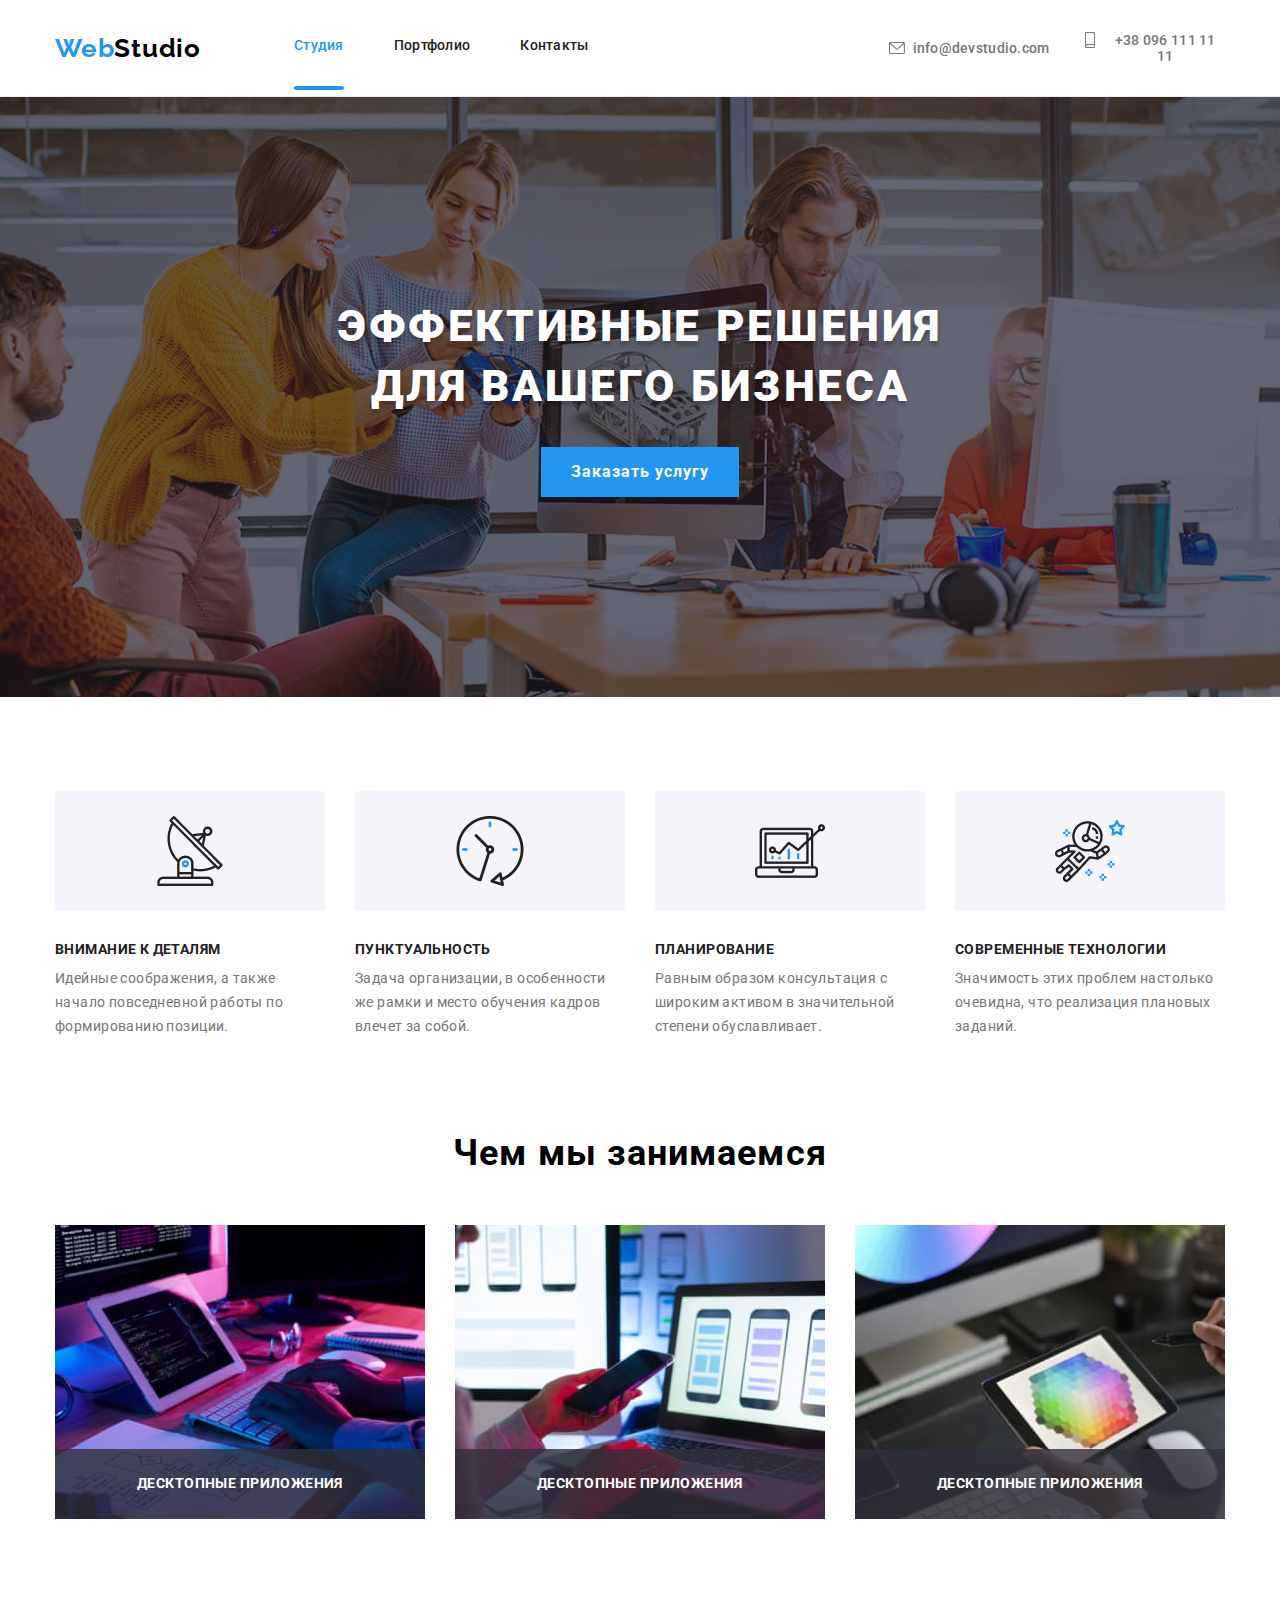
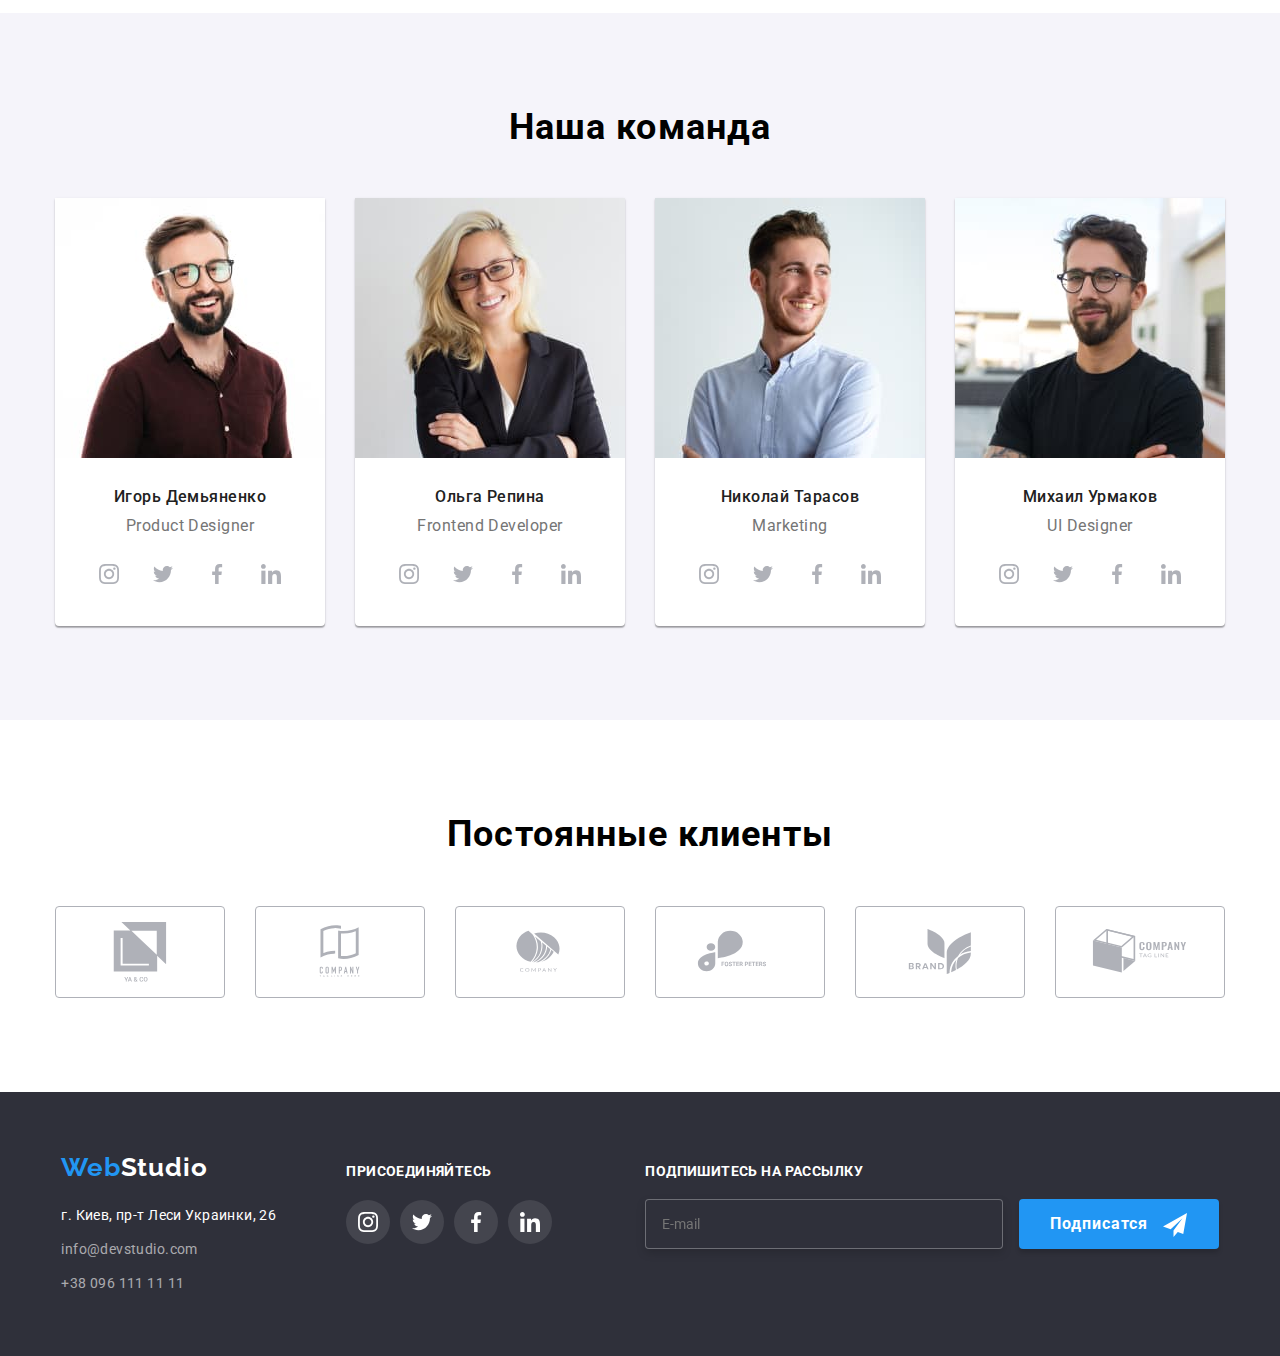
<file: index.html>
<!DOCTYPE html>
<html lang="ru">
<head>
    <meta charset="UTF-8">
    <meta http-equiv="X-UA-Compatible" content="IE=edge">
    <meta name="viewport" content="width=device-width, initial-scale=1.0">
    <title>Студия</title>
    <link rel="preconnect" href="https://fonts.googleapis.com">
    <link rel="preconnect" href="https://fonts.gstatic.com" crossorigin>
    <link href="https://fonts.googleapis.com/css2?family=Raleway:wght@700&family=Roboto:wght@400;500;700;900&display=swap"rel="stylesheet">
    <link rel="stylesheet" href="https://cdnjs.cloudflare.com/ajax/libs/modern-normalize/1.1.0/modern-normalize.min.css">
    <link rel="stylesheet" href="./css/main.min.css">
</head>
<body>
<!-- Шапка сайта -->
    <header class="page-header">
       <div class="container">
            <nav class="navigation" >
                <a class="logo" href="/"><span class="logo--color">Web</span>Studio</a>
                <button class="mobile-button " type="button" data-menu-button
                aria-expanded="false"
                aria-controls="menu-container">
                <svg class="open-burger" width="40" height="40" aria-label="Переключатель мобильного меню">
                <use class="mobile-button__icon-open" href="./images/icons.svg#burger-menu"></use>
                </svg>
      
                <svg class="close-burger" width="20" height="20" aria-label="Переключатель мобильного меню">
                <use class="mobile-button__icon-close" href="./images/icons.svg#cross"></use> 
                </svg>
                </button>

                <div class="menu-container" data-menu id="menu-container">
                    <ul  class="site-navigation">
                        <li class="site-navigation__item ">
                            <div class="current-session">
                                <a class="site-navigation__link current-session--link" href="./index.html">Студия</a>
                            </div>    
                        </li>
                        <li class="site-navigation__item"><a class="site-navigation__link" href="./portfolio.html">Портфолио</a></li>
                        <li class="site-navigation__item"><a class="site-navigation__link" href="#">Контакты</a></li>
                    </ul>
                    <ul class="auth-navigation">
                        <li class="auth-navigation__item">
                            <a class="auth-navigation__link" href="mailto:info@devstudio.com">
                                <svg class="contact-icon" width="16px" height="16px">
                                    <use href="./images/icons.svg#envelope"></use>
                                </svg>
                                info@devstudio.com</a>
                        </li>
                        <li class="auth-navigation__item">
                            <a class="auth-navigation__link" href="tel:+380961111111">
                            <svg class="contact-icon" width="16px" height="16px">
                                <use href="./images/icons.svg#smartphone"></use>
                            </svg>
                            +38 096 111 11 11</a></li>
                    </ul>
                    <ul class="mobile-list list">
                        <li class="mobile-list__item">
                           <a href="#" class="mobile-list__link">Instagram</a>
                        </li>
                        <li class="mobile-list__item">
                           <a href="#" class="mobile-list__link">Twitter</a>
                        </li>
                        <li class="mobile-list__item">
                           <a href="#" class="mobile-list__link">Facebook</a>
                        </li>
                        <li class="mobile-list__item">
                           <a href="#" class="mobile-list__link">LinkedIn</a>
                        </li>
                    </ul>
                </div>
            </nav>
        </div>
    </header>
<!-- Главаная часть (Контент) -->
    <main>
        <!-- Хиро   -->
        <section class="hero" >
            <!-- <div class="hero--container"> -->
                <h1 class="hero__title">Эффективные решения  для вашего бизнеса</h1>
                <button class="hero-button" type="button" data-modal-open>Заказать услугу</button>
            <!-- </div> -->
        </section>
        <!-- Наши привилегии  -->
        <section >
            <div class="container">
                <h2 class="hide--title">Наши привилегии </h2>
                <ul class="benefits">
                    <li class="benefits__item icon-antenna">
                        <h3 class="benefits__titel ">Внимание к деталям</h3>
                        <p class="benefits__article">Идейные соображения, а также начало повседневной работы по формированию позиции.</p>
                    </li>
                    <li class="benefits__item icon-clock">
                        <h3 class="benefits__titel">Пунктуальность</h3>
                        <p class="benefits__article">Задача организации, в особенности же рамки и место обучения кадров влечет за собой.</p>
                    </li>
                    <li class="benefits__item icon-diagram">
                        <h3 class="benefits__titel">Планирование</h3>
                        <p class="benefits__article">Равным образом консультация с широким активом в значительной степени обуславливает.</p>
                    </li>
                    <li class="benefits__item icon-astrounaut">
                        <h3 class="benefits__titel">Современные технологии</h3>
                        <p class="benefits__article">Значимость этих проблем настолько очевидна, что реализация плановых заданий.</p>
                    </li>
                </ul>
            </div>
        </section>
        <!-- Чем занимаемся  -->
        <section class="work ">
            <div class="container">
                <h2 class="work__titel">Чем мы занимаемся</h2>
                <ul class="work">
                    <li class="wokr-section">
                        <img
                        srcset="./images/work-section-1-img1x.jpg 1x ,./images/work-section-1-img@2x.jpg 2x"
                         src="./images/keybord.jpg" width="370" alt="Пишем код">
                        <p class="wokr-section__description">Десктопные приложения</p>
                    </li>
                    <li class="wokr-section">
                        <img
                        srcset="./images/work-section-2-img1x.jpg 1x ,./images/work-section-2-img@2x.jpg 2x"
                         src="./images/phoneandnotebook.jpg" width="370" alt="Звонки родным и близким">
                        <P class="wokr-section__description">Десктопные приложения</P>
                    </li>
                    <li class="wokr-section">
                        <img 
                        srcset="./images/work-section-3-img1x.jpg 1x ,./images/work-section-3-img@2x.jpg 2x"
                        src="./images/colortabel.jpg" width="370" alt="Красивый планшет с палитрой цветов">
                        <P class="wokr-section__description">Десктопные приложения</P>
                    </li>
                </ul>
            </div>
        </section>
        <!-- Наша команда -->
        <section class="team">
            <div class="container">
                <h2 class="team__title">Наша команда</h2>
                <ul class="team-persons">
                    <li class="team-persons__item">
                        <picture>
                            <source srcset="./images/team/mobile-igor-img1x.jpg 1x, ./images/team/mobile-igor-img@2x.jpg 2x " media="(max-width:767px)"/>
                
                            <source srcset="./images/team/tablet-igor-img1x.jpg 1x, ./images/team/tablet-igor-img@2x.jpg 2x "
                            media="(max-width:1199px)" />
                
                            <source srcset="./images/team/dekstop-igor-img1x.jpg 1x, ./images/team/dekstop-igor-img@2x.jpg 2x "
                            media="(min-width:1200px)" />
                
                            <img class="team__thumb" src="./images/team/igor.jpg" width="270" alt="Игорь Демьяненко - Product Designer">
                            </picture>
                        
                        <div class="team-description">
                            <h3 class="team-description__name">Игорь Демьяненко</h3>
                            <p class="team-description__article">Product Designer</p>
                        </div>
                        <ul  class="team-socials">
                            <li class="team-socials__item">
                                <a class="team-socials__link" href="#">
                                    <svg class="team-socials__icon">
                                        <use href="./images/icons.svg#instagram"></use>
                                    </svg>
                                </a>
                            </li>
                            <li class="team-socials__item">
                                <a class="team-socials__link" href="#">
                                    <svg class="team-socials__icon">
                                        <use href="./images/icons.svg#twitter"></use>
                                    </svg>
                                </a>
                            </li>
                            <li class="team-socials__item">
                                <a class="team-socials__link" href="#">
                                    <svg class="team-socials__icon">
                                        <use href="./images/icons.svg#facebook"></use>
                                    </svg>
                                </a>
                            </li>
                            <li class="team-socials__item">
                                <a class="team-socials__link" href="#">
                                    <svg class="team-socials__icon">
                                        <use href="./images/icons.svg#linkedin"></use>
                                    </svg>
                                </a>
                            </li>
                        </ul> 
                    </li>
                    <li class="team-persons__item">
                        <picture>
                            <source srcset="./images/team/mobile-olya-img1x.jpg 1x, ./images/team/mobile-olya-img@2x.jpg 2x "
                               media="(max-width:767px)" />
                            
                            <source srcset="./images/team/tablet-olya-img1x.jpg 1x, ./images/team/tablet-olya-img@2x.jpg 2x "
                               media="(max-width:1199px)" />
                            
                            <source srcset="./images/team/dekstop-olya-img1x.jpg 1x, ./images/team/dekstop-olya-img@2x.jpg 2x "
                               media="(min-width:1200px)" />
                         
                               <img class="team__thumb" src="./images/team/olya.jpg" width="270" alt="Ольга Репина - Frontend Developer">
                            </picture>
                        
                        <div class="team-description">
                            <h3 class="team-description__name">Ольга Репина</h3>
                            <p class="team-description__article">Frontend Developer</p>
                        </div>
                        <ul  class="team-socials">
                            <li class="team-socials__item">
                                <a class="team-socials__link" href="#">
                                    <svg class="team-socials__icon">
                                        <use href="./images/icons.svg#instagram"></use>
                                    </svg>
                                </a>
                            </li>
                            <li class="team-socials__item">
                                <a class="team-socials__link" href="#">
                                    <svg class="team-socials__icon">
                                        <use href="./images/icons.svg#twitter"></use>
                                    </svg>
                                </a>
                            </li>
                            <li class="team-socials__item">
                                <a class="team-socials__link" href="#">
                                    <svg class="team-socials__icon">
                                        <use href="./images/icons.svg#facebook"></use>
                                    </svg>
                                </a>
                            </li>
                            <li class="team-socials__item">
                                <a class="team-socials__link" href="#">
                                    <svg class="team-socials__icon">
                                        <use href="./images/icons.svg#linkedin"></use>
                                    </svg>
                                </a>
                            </li>
                        </ul> 
                    </li>
                    <li class="team-persons__item">
                        <picture>
                            <source srcset="./images/team/mobile-kolya-img1x.jpg 1x, ./images/team/mobile-kolya-img@2x.jpg 2x "
                               media="(max-width:767px)" />
                            
                            <source srcset="./images/team/tablet-kolya-img1x.jpg 1x, ./images/team/tablet-kolya-img@2x.jpg 2x "
                               media="(max-width:1199px)" />
                            
                            <source srcset="./images/team/dekstop-kolya-img1x.jpg 1x, ./images/team/dekstop-kolya-img@2x.jpg 2x "
                               media="(min-width:1200px)" />
                            
                               <img  class="team__thumb" src="./images/team/kolya.jpg" width="270" alt="Николай Тарасов - Marketing">
                            </picture>
                        
                        <div class="team-description">
                            <h3 class="team-description__name">Николай Тарасов</h3>
                            <p class="team-description__article">Marketing</p>
                        </div>
                        <ul  class="team-socials">
                            <li class="team-socials__item">
                                <a class="team-socials__link" href="#">
                                    <svg class="team-socials__icon">
                                        <use href="./images/icons.svg#instagram"></use>
                                    </svg>
                                </a>
                            </li>
                            <li class="team-socials__item">
                                <a class="team-socials__link" href="#">
                                    <svg class="team-socials__icon">
                                        <use href="./images/icons.svg#twitter"></use>
                                    </svg>
                                </a>
                            </li>
                            <li class="team-socials__item">
                                <a class="team-socials__link" href="#">
                                    <svg class="team-socials__icon">
                                        <use href="./images/icons.svg#facebook"></use>
                                    </svg>
                                </a>
                            </li>
                            <li class="team-socials__item">
                                <a class="team-socials__link" href="#">
                                    <svg class="team-socials__icon">
                                        <use href="./images/icons.svg#linkedin"></use>
                                    </svg>
                                </a>
                            </li>
                        </ul> 
                    </li>
                    <li class="team-persons__item">
                        <picture>
                            <source srcset="./images/team/mobile-misha-img1x.jpg 1x, ./images/team/mobile-misha-img@2x.jpg 2x "
                               media="(max-width:767px)" />
                            
                            <source srcset="./images/team/tablet-misha-img1x.jpg 1x, ./images/team/tablet-misha-img@2x.jpg 2x "
                               media="(max-width:1199px)" />
                            
                            <source srcset="./images/team/dekstop-misha-img1x.jpg 1x, ./images/team/dekstop-misha-img@2x.jpg 2x "
                               media="(min-width:1200px)" />
                         
                               <img class="team__thumb" src="./images/team/misha.jpg" width="270" alt="Михаил Урмаков - UI Designer">
                           </picture>
                       
                        <div class="team-description">
                            <h3 class="team-description__name">Михаил Урмаков</h3>
                            <p class="team-description__article">UI Designer</p>
                        </div>
                        <ul  class="team-socials">
                            <li class="team-socials__item">
                                <a class="team-socials__link" href="#">
                                    <svg class="team-socials__icon">
                                        <use href="./images/icons.svg#instagram"></use>
                                    </svg>
                                </a>
                            </li>
                            <li class="team-socials__item">
                                <a class="team-socials__link" href="#">
                                    <svg class="team-socials__icon">
                                        <use href="./images/icons.svg#twitter"></use>
                                    </svg>
                                </a>
                            </li>
                            <li class="team-socials__item">
                                <a class="team-socials__link" href="#">
                                    <svg class="team-socials__icon">
                                        <use href="./images/icons.svg#facebook"></use>
                                    </svg>
                                </a>
                            </li>
                            <li class="team-socials__item">
                                <a class="team-socials__link" href="#">
                                    <svg class="team-socials__icon">
                                        <use href="./images/icons.svg#linkedin"></use>
                                    </svg>
                                </a>
                            </li>
                        </ul> 
                    </li>
                </ul>
            </div>
        </section>
        <section class="container" >
            <h2 class="client-title">Постоянные клиенты</h2>
            <ul class="client-list">
                <li class="client-list__item">
                    <a class="client-list__link" href="#">
                        <svg class="client-list__icon" width="106px" height="60px">
                            <use href="./images/icons.svg#client"></use>
                        </svg>
                    </a>
                </li>
                <li class="client-list__item">
                    <a class="client-list__link" href="#">
                        <svg class="client-list__icon" width="106px" height="60px">
                            <use href="./images/icons.svg#client-2"></use>
                        </svg>
                    </a>
                </li>
                <li class="client-list__item">
                    <a class="client-list__link" href="#" >
                        <svg class="client-list__icon" width="106px" height="60px">
                            <use href="./images/icons.svg#client-3"></use>
                        </svg>
                    </a>
                </li>
                <li class="client-list__item">
                    <a class="client-list__link" href="#">
                        <svg class="client-list__icon" width="106px" height="60px">
                            <use href="./images/icons.svg#client-4"></use>
                        </svg>
                    </a>
                </li>
                <li class="client-list__item">
                    <a class="client-list__link" href="#">
                        <svg class="client-list__icon" width="106px" height="60px">
                            <use href="./images/icons.svg#client-5"></use>
                        </svg>
                    </a>
                </li>
                <li class="client-list__item">
                    <a class="client-list__link" href="#" >
                        <svg class="client-list__icon" width="106px" height="60px">
                            <use href="./images/icons.svg#client-6"></use>
                        </svg>
                    </a>
                </li >
            </ul>
        
        </section>
    </main>


    <!-- Футер -->
    <footer class="footer">
        <div class="container footer--container">
            <div class="footer--main">
                <a class="footer-logo" href="/"><span class="logo--color">Web</span>Studio</a>
            <address class="footer-adress">
                <p class="footer-adress__article">г. Киев, пр-т Леси Украинки, 26</p>
                <a class="footer-adress__link" href="mailto:info@devstudio.com">info@devstudio.com</a>
                <a class="footer-adress__link" href="tel:+380961111111">+38 096 111 11 11</a>
            </address>
            </div>
            <div class="footer-social">
                <h2 class="footer-social__title">присоединяйтесь</h2>
                <ul class="footer-social-list" >
                    <li class="footer-social-list__item">
                        <a class="footer-social-list__link" href="#">
                            <svg class="footer-social-list-icon">
                                <use href="./images/icons.svg#instagram"></use>
                            </svg>
                        </a>
                    </li>
                    <li class="footer-social-list__item">
                        <a class="footer-social-list__link" href="#">
                            <svg class="footer-social-list-icon">
                                <use href="./images/icons.svg#twitter"></use>
                            </svg>
                        </a>
                    </li>
                    <li class="footer-social-list__item">
                        <a class="footer-social-list__link" href="#">
                            <svg class="footer-social-list-icon">
                                <use href="./images/icons.svg#facebook"></use>
                            </svg>
                        </a>
                    </li>
                    <li class="footer-social-list__item">
                        <a class="footer-social-list__link" href="#">
                            <svg class="footer-social-list-icon">
                                <use href="./images/icons.svg#linkedin"></use>
                            </svg>
                        </a>
                    </li>
                </ul> 
            </div>
            <div class="footer-form"> 
                <form class="footer-form__container" >
                    <label class="footer-form__label" for="e-mail">Подпишитесь на рассылку</label>
                    <input class="footer-form__input" id="e-mail" type="email" name="e-mail" placeholder="E-mail">
                    <button class="footer-form__button" type="submit">
                        Подписатся
                        <svg class="footer-form__icon" width="24px" height="24px" aria-hidden="true" >
                            <use href="./images/icons.svg#icon-send"></use>
                        </svg>
                    </button>
                </form>
            </div>

        </div>

             
    </footer>
    <!-- Backdrop and Modal -->
    <div class="backdrop is-hidden" data-modal>
        <div class="modal">
            <button class="modal__button" type="button" data-modal-close>
                <svg class="modal__icon" width="11px" height="11px" >
                    <use href="./images/icons.svg#cross"></use>
                </svg>
            </button>
            <div>
                <form class="modal-inner" name="main-form" autocomplete="on">
                    <fieldset >
                        <legend class="modal-inner__title">Оставьте свои данные, мы вам перезвоним</legend>
                        <div class="form-field">
                            <label class="form-feild__label" for="user-name">Имя</label>
                            <div class="form-field__inner">
                                <input class="form-field__input" id="user-name" type="text" name="name" required  >
                                <svg class="form-field__icon" width="18px" height="18px" aria-hidden="true" >
                                    <use href="./images/icons.svg#person-black"></use>
                                </svg>
                            </div>
                            
                        </div>
                        <div class="form-field">
                            <label class="form-feild__label" for="phone-number">Телефон</label>
                            <div class="form-field__inner">
                                <input class="form-field__input" id="phone-number" type="tel" name="phone-number" required  >
                                <svg class="form-field__icon" width="18px" height="18px" aria-hidden="true" >
                                    <use href="./images/icons.svg#phone-black"></use>
                                </svg>
                            </div>
                            
                        </div>
                        <div class="form-field">
                            <label class="form-feild__label" for="e-mail">Почта</label>
                            <div class="form-field__inner">
                                <input class="form-field__input" id="e-mail" type="email" name="e-mail" required  >
                                <svg class="form-field__icon" width="18px" height="18px" aria-hidden="true" >
                                    <use href="./images/icons.svg#email-black"></use>
                                </svg>
                            </div>
                            
                        </div>
                        <div class="form-field">
                            <label class="form-feild__label" for="comment">Комментарий</label>
                            <textarea class="form-field__input form-field-texarea" id="comment" name="feedback" rows="5" placeholder="Введите текст" required ></textarea>
                        </div>
                        <div class="form-field form-field--checkbox">
                            <div class="form-field__checkbox-control">
                                <input class="form-field__checkbox-input" type="checkbox" id="terms-conditions">
                                <svg class="form-field__checkbox-icon" width="16px" height="15px" aria-hidden="true" >
                                    <use href="./images/icons.svg#checkbox"></use>
                                </svg>
                            </div>
                            <label class="form-field__checkbox-label" for="terms-conditions">Соглашаюсь с рассылкой и принимаю <a class="form-field__terms-link" href="/">Условия договора</a></label>
                            
                        </div>
                        <button type="submit" class="form-field__button">Отправить</button>
                    </fieldset>
                    
                </form>
            </div>
        </div>
    </div>   
    <!-- JS -->
    <script src="./js/modal.js"></script>
    <script src="./js/mobile-menu.js"></script>
</body>
</html>
</file>
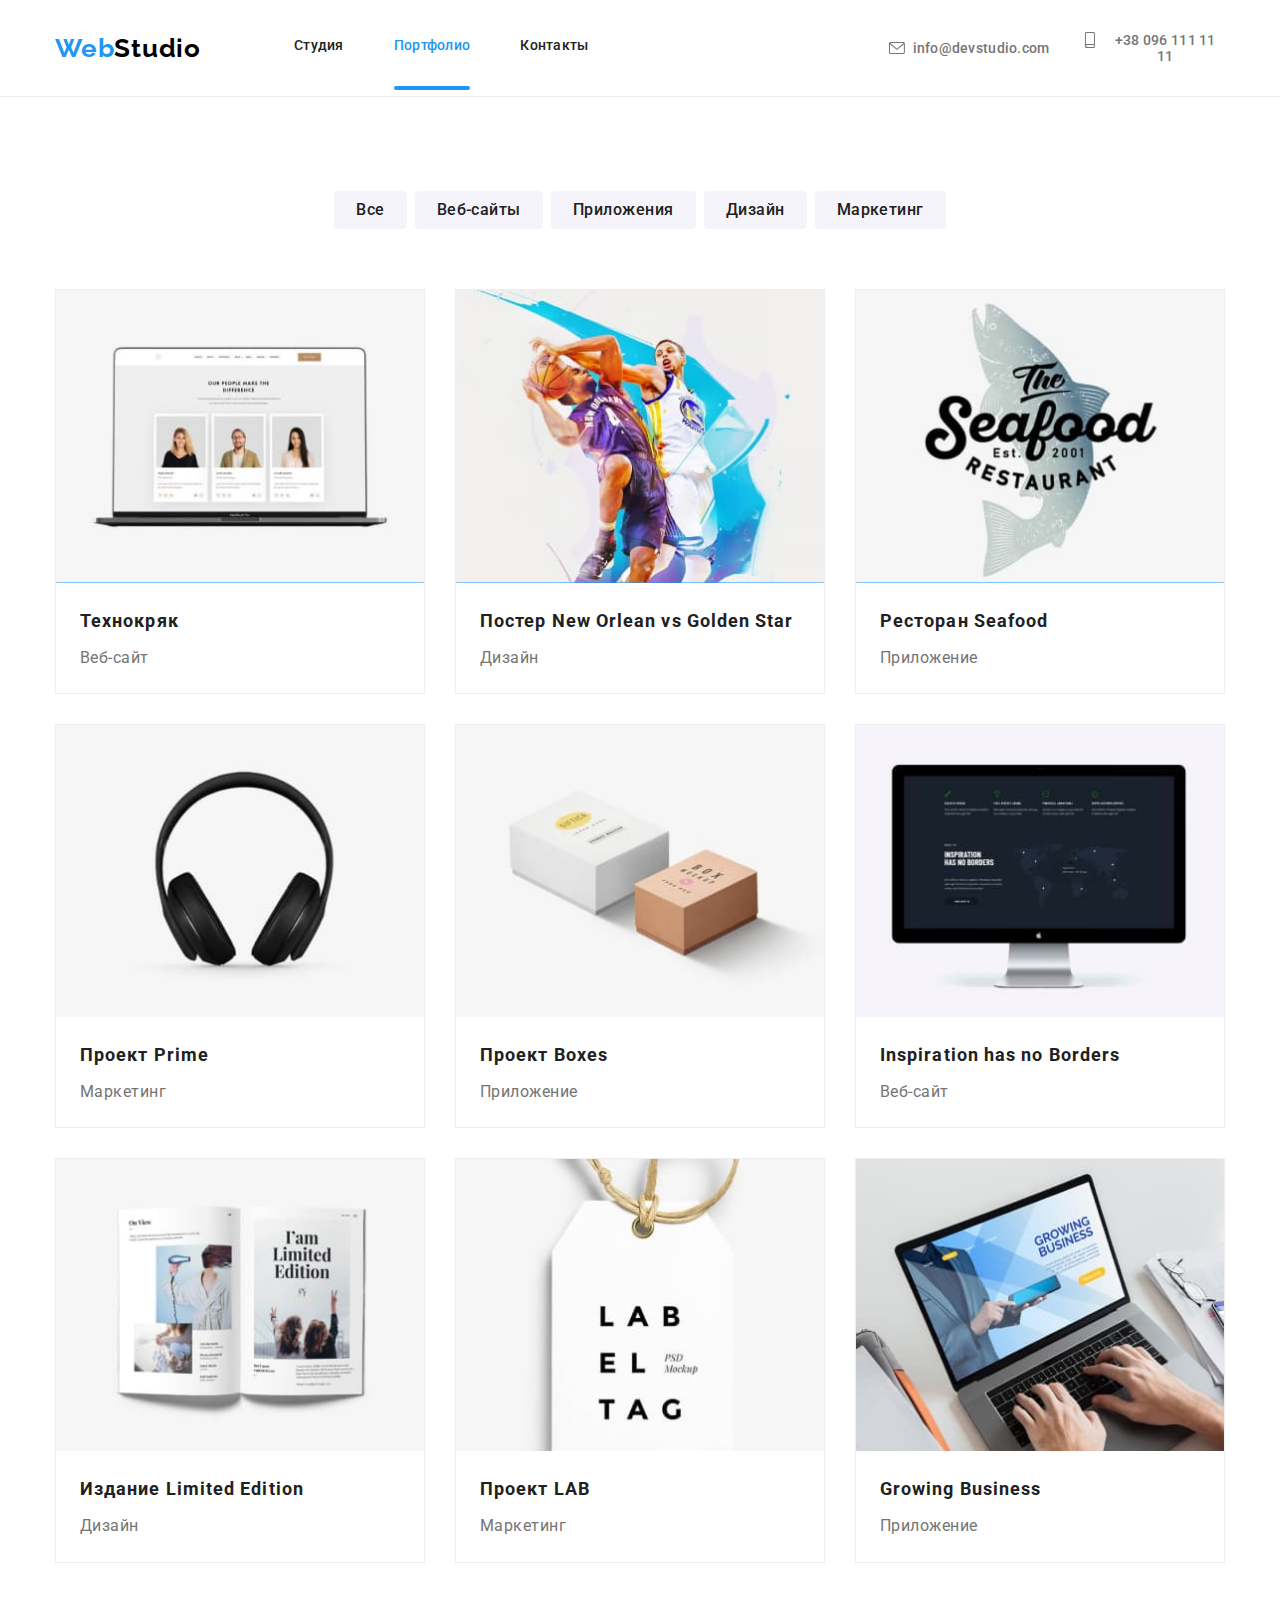
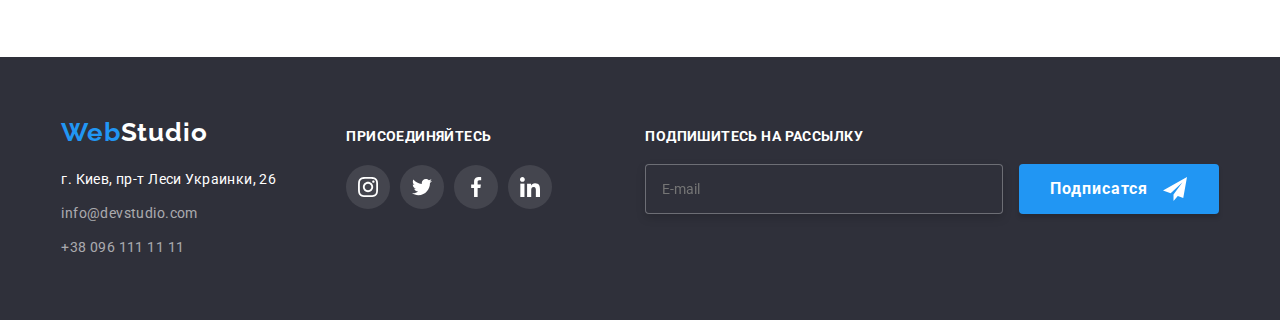
<file: portfolio.html>
<!DOCTYPE html>
<html lang="ru">
<head>
    <meta charset="UTF-8">
    <meta http-equiv="X-UA-Compatible" content="IE=edge">
    <meta name="viewport" content="width=device-width, initial-scale=1.0">
    <title>Портфолио</title>
    <link rel="preconnect" href="https://fonts.googleapis.com">
    <link rel="preconnect" href="https://fonts.gstatic.com" crossorigin>
    <link href="https://fonts.googleapis.com/css2?family=Raleway:wght@700&family=Roboto:wght@400;500;700;900&display=swap" rel="stylesheet">
    <link rel="stylesheet" href="https://cdnjs.cloudflare.com/ajax/libs/modern-normalize/1.1.0/modern-normalize.min.css">
    <link rel="stylesheet" href="./css/main.min.css">
</head>
<body>
    <!-- Шапка сайта -->
    <header class="page-header">
        <div class="container">
             <nav class="navigation" >
                 <a class="logo" href="/"><span class="logo--color">Web</span>Studio</a>
                 <button class="mobile-button " type="button" data-menu-button
                aria-expanded="false"
                aria-controls="menu-container">
                <svg class="open-burger" width="40" height="40" aria-label="Переключатель мобильного меню">
                <use class="mobile-button__icon-open" href="./images/icons.svg#burger-menu"></use>
                </svg>
      
                <svg class="close-burger" width="20" height="20" aria-label="Переключатель мобильного меню">
                <use class="mobile-button__icon-close" href="./images/icons.svg#cross"></use> 
                </svg>
                </button>
 
                 <div class="menu-container" data-menu id="menu-container">
                     <ul  class="site-navigation">
                         <li class="site-navigation__item ">
                                 <a class="site-navigation__link " href="./index.html">Студия</a>
                         </li>
                         <div class="current-session">
                            <li class="site-navigation__item"><a class="site-navigation__link current-session--link" href="./portfolio.html">Портфолио</a></li>
                         </div>
                         
                         <li class="site-navigation__item"><a class="site-navigation__link" href="#">Контакты</a></li>
                     </ul>
                     <ul class="auth-navigation">
                         <li class="auth-navigation__item">
                             <a class="auth-navigation__link" href="mailto:info@devstudio.com">
                                 <svg class="contact-icon" width="16px" height="16px">
                                     <use href="./images/icons.svg#envelope"></use>
                                 </svg>
                                 info@devstudio.com</a>
                         </li>
                         <li class="auth-navigation__item">
                             <a class="auth-navigation__link" href="tel:+380961111111">
                             <svg class="contact-icon" width="16px" height="16px">
                                 <use href="./images/icons.svg#smartphone"></use>
                             </svg>
                             +38 096 111 11 11</a></li>
                     </ul>
                     <ul class="mobile-list list">
                         <li class="mobile-list__item">
                            <a href="#" class="mobile-list__link">Instagram</a>
                         </li>
                         <li class="mobile-list__item">
                            <a href="#" class="mobile-list__link">Twitter</a>
                         </li>
                         <li class="mobile-list__item">
                            <a href="#" class="mobile-list__link">Facebook</a>
                         </li>
                         <li class="mobile-list__item">
                            <a href="#" class="mobile-list__link">LinkedIn</a>
                         </li>
                     </ul>
                 </div>
             </nav>
         </div>
     </header>
    <!-- Наши работы -->
    <main>
        <section>
            <div class="container">
                <h1 class="hide--title">Наши работы</h1>
                <ul class="portfolio-buttons">
                    <li class="portfolio-buttons__item"><button class="portfolio-buttons__button" type="button">Все</button></li>
                    <li class="portfolio-buttons__item"><button class="portfolio-buttons__button" type="button">Веб-сайты</button></li>
                    <li class="portfolio-buttons__item"><button class="portfolio-buttons__button" type="button">Приложения</button></li>
                    <li class="portfolio-buttons__item"><button class="portfolio-buttons__button" type="button">Дизайн</button></li>
                    <li class="portfolio-buttons__item"><button class="portfolio-buttons__button" type="button">Маркетинг</button></li>
                </ul>
            </div>

            <div class="container">
                <ul class="portfolio">
                    <li class="portfolio__item">
                        <a class="portfolio-link" href="#">
                            <div class="portfolio__thumb">
                                <picture>
                                    <source srcset="./images/portfolio/mobile-portfolio-1-img1x.jpg 1x, ./images/portfolio/mobile-portfolio-1-img@2x.jpg 2x" media="(max-width:767px)"/>
                              
                                    <source srcset="./images/portfolio/tablet-portfolio-1-img1x.jpg 1x, ./images/portfolio/tablet-portfolio-1-img@2x.jpg 2x" media="(max-width:1199px)" />
                              
                                    <source srcset="./images/portfolio/dekstop-portfolio-1-img1x.jpg 1x, ./images/portfolio/dekstop-portfolio-1-img@2x.jpg 2x"    media="(min-width:1200px)" />
                              
                                    <img src="./images/portfolio/notebook.jpg" width="" alt="Фото ноутбука">
                                    </picture>
                                
                                <div class="portfolio-overlay">
                                    <p class="portfolio-overlay__description">Ресурс предлагает комплексные предложения с разным уровнем функционала и сервисов. Все это позволит посетителю получить исчерпывающие сведения о компании или частном лице.</p>
                                </div> 
                            </div>
                                                       
                            <div class="portfolio__description">
                                <h2 class="portfolio__title">Технокряк</h2>
                                <p class="portfolio__article">Веб-сайт</p>
                            </div>
                            
                        </a>
                
                    </li>
                    <li class="portfolio__item">
                        <a class="portfolio-link" href="#">
                            <div class="portfolio__thumb">
                                <picture>
                                    <source srcset="./images/portfolio/mobile-portfolio-2-img1x.jpg 1x, ./images/portfolio/mobile-portfolio-2-img@2x.jpg 2x"
                                       media="(max-width:767px)" />
                                    
                                    <source srcset="./images/portfolio/tablet-portfolio-2-img1x.jpg 1x, ./images/portfolio/tablet-portfolio-2-img@2x.jpg 2x"
                                       media="(max-width:1199px)" />
                                    
                                    <source
                                       srcset="./images/portfolio/dekstop-portfolio-2-img1x.jpg 1x, ./images/portfolio/dekstop-portfolio-2-img@2x.jpg 2x"
                                       media="(min-width:1200px)" />
                        
                                       <img src="./images/portfolio/basketboll.jpg" width="" alt="Фото ноутбука">
                                    </picture>
                                
                                <div class="portfolio-overlay">
                                    <p class="portfolio-overlay__description">Ресурс предлагает комплексные предложения с разным уровнем функционала и сервисов. Все это позволит посетителю получить исчерпывающие сведения о компании или частном лице.</p>
                                </div> 
                            </div>
                            <div class="portfolio__description">
                                <h2 class="portfolio__title">Постер New Orlean vs Golden Star</h2>
                                <p class="portfolio__article">Дизайн</p>
                            </div>
                        </a>
                
                    </li>
                    <li class="portfolio__item">
                        <a class="portfolio-link" href="#">
                            <div class="portfolio__thumb">
                                <picture>
                                    <source srcset="./images/portfolio/mobile-portfolio-3-img1x.jpg 1x, ./images/portfolio/mobile-portfolio-3-img@2x.jpg 2x"
                                       media="(max-width:767px)" />
                                    
                                    <source srcset="./images/portfolio/tablet-portfolio-3-img1x.jpg 1x, ./images/portfolio/tablet-portfolio-3-img@2x.jpg 2x"
                                       media="(max-width:1199px)" />
                                    
                                    <source
                                       srcset="./images/portfolio/dekstop-portfolio-3-img1x.jpg 1x, ./images/portfolio/dekstop-portfolio-3-img@2x.jpg 2x"
                                       media="(min-width:1200px)" />
                           
                                       <img src="./images/portfolio/searestoran.jpg" width="" alt="Фото ноутбука">
                                    </picture>
                               
                                <div class="portfolio-overlay">
                                    <p class="portfolio-overlay__description">Ресурс предлагает комплексные предложения с разным уровнем функционала и сервисов. Все это позволит посетителю получить исчерпывающие сведения о компании или частном лице.</p>
                                </div> 
                            </div>
                            <div class="portfolio__description">
                                <h2 class="portfolio__title">Ресторан Seafood</h2>
                                <p class="portfolio__article">Приложение</p>
                            </div>
                        </a>
                    </li>
                    <li class="portfolio__item">
                        <a class="portfolio-link" href="#">
                            <div class="portfolio__thumb">
                                <picture>
                                    <source srcset="./images/portfolio/mobile-portfolio-4-img1x.jpg 1x, ./images/portfolio/mobile-portfolio-4-img@2x.jpg 2x"
                                       media="(max-width:767px)" />
                                    
                                    <source srcset="./images/portfolio/tablet-portfolio-4-img1x.jpg 1x, ./images/portfolio/tablet-portfolio-4-img@2x.jpg 2x"
                                       media="(max-width:1199px)" />
                                    
                                    <source
                                       srcset="./images/portfolio/dekstop-portfolio-4-img1x.jpg 1x, ./images/portfolio/dekstop-portfolio-4-img@2x.jpg 2x"
                                       media="(min-width:1200px)" />
                        
                                       <img src="./images/portfolio/headsets.jpg" width="" alt="Фото ноутбука">
                                    </picture>
                                
                                <div class="portfolio-overlay">
                                    <p class="portfolio-overlay__description">Ресурс предлагает комплексные предложения с разным уровнем функционала и сервисов. Все это позволит посетителю получить исчерпывающие сведения о компании или частном лице.</p>
                                </div> 
                            </div>
                            <div class="portfolio__description">
                                <h2 class="portfolio__title">Проект Prime</h2>
                                <p class="portfolio__article">Маркетинг</p>
                            </div>
                        </a>
                    </li>
                    <li class="portfolio__item">
                        <a class="portfolio-link" href="#">
                            <div class="portfolio__thumb">
                                <picture>
                                    <source srcset="./images/portfolio/mobile-portfolio-5-img1x.jpg 1x, ./images/portfolio/mobile-portfolio-5-img@2x.jpg 2x"
                                       media="(max-width:767px)" />
                                    
                                    <source srcset="./images/portfolio/tablet-portfolio-5-img1x.jpg 1x, ./images/portfolio/tablet-portfolio-5-img@2x.jpg 2x"
                                       media="(max-width:1199px)" />
                                    
                                    <source
                                       srcset="./images/portfolio/dekstop-portfolio-5-img1x.jpg 1x, ./images/portfolio/dekstop-portfolio-5-img@2x.jpg 2x"
                                       media="(min-width:1200px)" />
                        
                                       <img src="./images/portfolio/boxes.jpg" width="" alt="Фото ноутбука">
                                    </picture>
                                
                                <div class="portfolio-overlay">
                                    <p class="portfolio-overlay__description">Ресурс предлагает комплексные предложения с разным уровнем функционала и сервисов. Все это позволит посетителю получить исчерпывающие сведения о компании или частном лице.</p>
                                </div> 
                            </div>
                            <div class="portfolio__description">
                                <h2 class="portfolio__title">Проект Boxes</h2>
                                <p class="portfolio__article">Приложение</p>
                            </div>
                        </a>
                    </li>
                    <li class="portfolio__item">
                        <a class="portfolio-link" href="#">
                            <div class="portfolio__thumb">
                                <picture>
                                    <source srcset="./images/portfolio/mobile-portfolio-6-img1x.jpg 1x, ./images/portfolio/mobile-portfolio-6-img@2x.jpg 2x"
                                       media="(max-width:767px)" />
                                    
                                    <source srcset="./images/portfolio/tablet-portfolio-6-img1x.jpg 1x, ./images/portfolio/tablet-portfolio-6-img@2x.jpg 2x"
                                       media="(max-width:1199px)" />
                                    
                                    <source
                                       srcset="./images/portfolio/dekstop-portfolio-6-img1x.jpg 1x, ./images/portfolio/dekstop-portfolio-6-img@2x.jpg 2x"
                                       media="(min-width:1200px)" />
                                    
                                       <img src="./images/portfolio/monitor.jpg" width="" alt="Фото ноутбука">
                                    </picture>
                                
                                <div class="portfolio-overlay">
                                    <p class="portfolio-overlay__description">Ресурс предлагает комплексные предложения с разным уровнем функционала и сервисов. Все это позволит посетителю получить исчерпывающие сведения о компании или частном лице.</p>
                                </div> 
                            </div>
                            <div class="portfolio__description">
                                <h2 class="portfolio__title">Inspiration has no Borders</h2>
                                <p class="portfolio__article">Веб-сайт</p>
                            </div>
                        </a>
                    </li>
                    <li class="portfolio__item">
                        <a class="portfolio-link" href="#">
                            <div class="portfolio__thumb">
                                <picture>
                                    <source srcset="./images/portfolio/mobile-portfolio-7-img1x.jpg 1x, ./images/portfolio/mobile-portfolio-7-img@2x.jpg 2x"
                                       media="(max-width:767px)" />
                                    
                                    <source srcset="./images/portfolio/tablet-portfolio-7-img1x.jpg 1x, ./images/portfolio/tablet-portfolio-7-img@2x.jpg 2x"
                                       media="(max-width:1199px)" />
                                    
                                    <source
                                       srcset="./images/portfolio/dekstop-portfolio-7-img1x.jpg 1x, ./images/portfolio/dekstop-portfolio-7-img@2x.jpg 2x"
                                       media="(min-width:1200px)" />
                                    
                                       <img src="./images/portfolio/book.jpg" width="" alt="Фото ноутбука">
                                    </picture>
                                
                                <div class="portfolio-overlay">
                                    <p class="portfolio-overlay__description">Ресурс предлагает комплексные предложения с разным уровнем функционала и сервисов. Все это позволит посетителю получить исчерпывающие сведения о компании или частном лице.</p>
                                </div> 
                            </div>
                            <div class="portfolio__description">
                                <h2 class="portfolio__title">Издание Limited Edition</h2>
                                <p class="portfolio__article">Дизайн</p>
                            </div>
                        </a>
                    </li>
                    <li class="portfolio__item">
                        <a class="portfolio-link" href="#">
                            <div class="portfolio__thumb">
                                <picture>
                                    <source srcset="./images/portfolio/mobile-portfolio-8-img1x.jpg 1x, ./images/portfolio/mobile-portfolio-8-img@2x.jpg 2x"
                                       media="(max-width:767px)" />
                                    
                                    <source srcset="./images/portfolio/tablet-portfolio-8-img1x.jpg 1x, ./images/portfolio/tablet-portfolio-8-img@2x.jpg 2x"
                                       media="(max-width:1199px)" />
                                    
                                    <source
                                       srcset="./images/portfolio/dekstop-portfolio-8-img1x.jpg 1x, ./images/portfolio/dekstop-portfolio-8-img@2x.jpg 2x"
                                       media="(min-width:1200px)" />
                                    
                                       <img src="./images/portfolio/tag.jpg" width="" alt="Фото ноутбука">
                                    </picture>
                          
                                <div class="portfolio-overlay">
                                    <p class="portfolio-overlay__description">Ресурс предлагает комплексные предложения с разным уровнем функционала и сервисов. Все это позволит посетителю получить исчерпывающие сведения о компании или частном лице.</p>
                                </div> 
                            </div>
                            <div class="portfolio__description">
                                <h2 class="portfolio__title">Проект LAB</h2>
                                <p class="portfolio__article">Маркетинг</p>
                            </div>
                        </a>
                    </li>
                    <li class="portfolio__item">
                        <a class="portfolio-link" href="#">
                            <div class="portfolio__thumb">
                                <picture>
                                    <source srcset="./images/portfolio/mobile-portfolio-9-img1x.jpg 1x, ./images/portfolio/mobile-portfolio-9-img@2x.jpg 2x"
                                       media="(max-width:767px)" />
                                    
                                    <source srcset="./images/portfolio/tablet-portfolio-9-img1x.jpg 1x, ./images/portfolio/tablet-portfolio-9-img@2x.jpg 2x"
                                       media="(max-width:1199px)" />
                                    
                                    <source
                                       srcset="./images/portfolio/dekstop-portfolio-9-img1x.jpg 1x, ./images/portfolio/dekstop-portfolio-9-img@2x.jpg 2x"
                                       media="(min-width:1200px)" />
                                    
                                       <img src="./images/portfolio/notebook-for-business.jpg" width="" alt="Фото ноутбука">
                                    </picture>
                                
                                <div class="portfolio-overlay">
                                    <p class="portfolio-overlay__description">Ресурс предлагает комплексные предложения с разным уровнем функционала и сервисов. Все это позволит посетителю получить исчерпывающие сведения о компании или частном лице.</p>
                                </div> 
                            </div>
                            <div class="portfolio__description">
                                <h2 class="portfolio__title">Growing Business</h2>
                                <p class="portfolio__article">Приложение</p>
                            </div>
                        </a>
                    </li>
                </ul>
            </div>

        </section>
    </main>
    <footer class="footer">
        <div class="container footer--container">
            <div>
                <a class="footer-logo" href="/"><span class="logo--color">Web</span>Studio</a>
            <address class="footer-adress">
                <p class="footer-adress__article">г. Киев, пр-т Леси Украинки, 26</p>
                <a class="footer-adress__link" href="mailto:info@devstudio.com">info@devstudio.com</a>
                <a class="footer-adress__link" href="tel:+380961111111">+38 096 111 11 11</a>
            </address>
            </div>
            <div class="footer-social">
                <h2 class="footer-social__title">присоединяйтесь</h2>
                <ul class="footer-social-list" >
                    <li class="footer-social-list__item">
                        <a class="footer-social-list__link" href="#">
                            <svg class="footer-social-list-icon">
                                <use href="./images/icons.svg#instagram"></use>
                            </svg>
                        </a>
                    </li>
                    <li class="footer-social-list__item">
                        <a class="footer-social-list__link" href="#">
                            <svg class="footer-social-list-icon">
                                <use href="./images/icons.svg#twitter"></use>
                            </svg>
                        </a>
                    </li>
                    <li class="footer-social-list__item">
                        <a class="footer-social-list__link" href="#">
                            <svg class="footer-social-list-icon">
                                <use href="./images/icons.svg#facebook"></use>
                            </svg>
                        </a>
                    </li>
                    <li class="footer-social-list__item">
                        <a class="footer-social-list__link" href="#">
                            <svg class="footer-social-list-icon">
                                <use href="./images/icons.svg#linkedin"></use>
                            </svg>
                        </a>
                    </li>
                </ul> 
            </div>
            <div class="footer-form"> 
                <form class="footer-form__container" >
                    <label class="footer-form__label" for="e-mail">Подпишитесь на рассылку</label>
                    <input class="footer-form__input" id="e-mail" type="email" name="e-mail" placeholder="E-mail">
                    <button class="footer-form__button" type="submit">
                        Подписатся
                        <svg class="footer-form__icon" width="24px" height="24px" aria-hidden="true" >
                            <use href="./images/icons.svg#icon-send"></use>
                        </svg>
                    </button>
                </form>
            </div>

        </div>

             
    </footer>
    <script src="./js/mobile-menu.js"></script>
</body>
</html>
</file>
<file: css/main.min.css>
body{background-color:#fff;font-family:"Roboto",sans-serif}h1,h2,h3,h4,h5,h6{margin:0px 0px}ul,ol{margin:0;padding:0;list-style-type:none}a{text-decoration:none}p{margin:0}address{font-style:normal}img{display:block;width:100%;height:auto}fieldset{border:0;padding:0;margin:0}button{border-width:0}section{padding:94px 0}@media screen and (max-width: 1200px){section{padding-top:60px;padding-bottom:60px}}.container{margin-right:auto;margin-left:auto;padding-left:15px;padding-right:15px}@media screen and (min-width: 480px){.container{width:480px}}@media screen and (min-width: 768px){.container{width:768px}}@media screen and (min-width: 1200px){.container{width:1200px}}:root{--main-color: #212121;--secondary-color: #757575}.is-hidden{opacity:0;visibility:hidden;pointer-events:none}.hide--title{position:absolute;width:1px;height:1px;margin:-1px;border:0;padding:0;white-space:nowrap;-webkit-clip-path:inset(100%);clip-path:inset(100%);clip:rect(0 0 0 0);overflow:hidden}.page-header{border-bottom:1px solid #ececec}.logo{color:#000;font-family:"Raleway";font-style:normal;font-weight:700;font-size:26px;line-height:1.19;letter-spacing:.03em}.footer-logo{color:#fff;font-family:"Raleway";font-style:normal;font-weight:700;font-size:26px;line-height:1.19;letter-spacing:.03em}.logo--color{color:#2196f3}.navigation{display:flex;align-items:center;justify-content:center;min-height:60px}@media screen and (max-width: 768px){.navigation{justify-content:space-between}}.mobile-button{display:inline-flex;background-color:rgba(0,0,0,0);margin:0;padding:0;border:none;cursor:pointer;z-index:990}@media screen and (min-width: 768px){.mobile-button{display:none}}.mobile-button__icon-close{width:40px;height:40px}.mobile-button:hover .mobile-button__icon-open{fill:#2196f3}.mobile-button:hover .mobile-button__icon-close{fill:#2196f3}.mobile-button__icon-close{display:none}.mobile-button.is-open .mobile-button__icon-close{display:block}.mobile-button.is-open .mobile-button__icon-open{display:none}.close-burger{position:fixed;top:20px;right:25px}.menu-container{background-color:#fff;padding:48px 40px;text-align:center}@media screen and (max-width: 767px){.menu-container{display:none;position:fixed;top:0;left:0;width:100vw;height:100vh;z-index:900}.menu-container.is-open{display:flex;flex-direction:column;justify-content:space-between}}@media screen and (min-width: 768px){.menu-container{display:flex;justify-content:center;align-items:center;padding:0}}@media screen and (min-width: 1200px){.menu-container{gap:300px}}.site-navigation{display:flex;flex-direction:column;align-items:flex-start}@media screen and (max-width: 768px){.site-navigation{margin-left:0}}@media screen and (min-width: 768px){.site-navigation{flex-direction:row;gap:50px;margin-left:88px;margin-bottom:0}}@media screen and (min-width: 1200px){.site-navigation{margin-left:93px}}.site-navigation__link{display:block;padding-top:16px;padding-bottom:16px;font-style:normal;font-weight:500;font-size:40px;line-height:1.14;letter-spacing:.02em;color:#212121;transition:250ms;transition-timing-function:cubic-bezier(0.4, 0, 0.2, 1)}.site-navigation__link:hover,.site-navigation__link:focus{color:#2196f3;transition:250ms;transition-timing-function:cubic-bezier(0.4, 0, 0.2, 1)}@media screen and (min-width: 768px){.site-navigation__link{padding-top:32px;padding-bottom:32px;font-size:14px;line-height:1.14}}.current-session::after{content:"";display:block;width:100%;height:4px;background:#2196f3;border-radius:2px}@media screen and (max-width: 768px){.current-session::after{display:none}}.current-session--link{color:#2196f3}.auth-navigation{display:flex;flex-direction:column-reverse}@media screen and (max-width: 768px){.auth-navigation{margin-bottom:64px}}@media screen and (min-width: 768px){.auth-navigation{flex-direction:column;justify-content:center;margin-bottom:0}}@media screen and (min-width: 1200px){.auth-navigation{display:flex;flex-direction:row;align-items:center}}@media screen and (min-width: 768px)and (max-width: 1199px){.auth-navigation__item{margin-left:90px}}@media screen and (min-width: 1200px){.auth-navigation__item:first-child{margin-right:32px}}.auth-navigation__link{display:flex;padding-top:16px;padding-bottom:16px;color:var(--secondary-color);font-style:normal;font-weight:500;font-size:14px;line-height:1.15;letter-spacing:.02em;transition:250ms;transition-timing-function:cubic-bezier(0.4, 0, 0.2, 1)}@media screen and (max-width: 768px){.auth-navigation__link{font-size:34px;line-height:1.17}}@media screen and (min-width: 768px)and (max-width: 1200px){.auth-navigation__link{padding:5px 0px;font-size:12px;line-height:1.14}}@media screen and (min-width: 1200px){.auth-navigation__link{padding-top:32px;padding-bottom:32px}}.auth-navigation__link:hover,.auth-navigation__link:focus{color:#2196f3;transition:250ms;transition-timing-function:cubic-bezier(0.4, 0, 0.2, 1)}.auth-navigation__link:hover .contact-icon,.auth-navigation__link:focus .contact-icon{fill:#2196f3;transition:250ms;transition-timing-function:cubic-bezier(0.4, 0, 0.2, 1)}.contact-icon{display:flex;fill:var(--secondary-color);margin-right:10px;display:none}.contact-icon:hover{fill:var(--secondary-color)}@media screen and (min-width: 768px){.contact-icon{display:block}}@media screen and (min-width: 768px){.contact-icon{margin-right:8px}}.mobile-list{display:flex}@media screen and (min-width: 768px){.mobile-list{display:none}}.mobile-list__item{border-right:1px solid rgba(33,33,33,.2);margin-right:10px}.mobile-list__link{padding-right:10px;text-decoration:none;color:#2196f3;font-size:18px}.hero{max-width:1600px;background-image:linear-gradient(to right, rgba(47, 48, 58, 0.4), rgba(47, 48, 58, 0.4)),url(../images/hero-bg/hero-bg.jpg);background-position:center;background-size:cover;background-repeat:no-repeat;background-color:#2f303a;margin-left:auto;margin-right:auto;padding-top:118px;padding-bottom:118px}@media screen and (max-width: 576px){.hero{background-image:linear-gradient(to right, rgba(47, 48, 58, 0.4), rgba(47, 48, 58, 0.4)),url("../images/hero-bg/mobile-img1x.jpg")}}@media not all,screen and (max-width: 576px)and (-webkit-min-device-pixel-ratio: 2),screen and (max-width: 576px)and (min-resolution: 192dpi),screen and (max-width: 576px)and (min-resolution: 2dppx){.hero{background-image:linear-gradient(to right, rgba(47, 48, 58, 0.4), rgba(47, 48, 58, 0.4)),url("../images/hero-bg/mobile-img@2x.jpg")}}@media screen and (min-width: 576px){.hero{background-image:linear-gradient(to right, rgba(47, 48, 58, 0.4), rgba(47, 48, 58, 0.4)),url("../images/hero-bg/tablet-img1x.jpg")}}@media not all,screen and (min-width: 576px)and (-webkit-min-device-pixel-ratio: 2),screen and (min-width: 576px)and (min-resolution: 192dpi),screen and (min-width: 576px)and (min-resolution: 2dppx){.hero{background-image:linear-gradient(to right, rgba(47, 48, 58, 0.4), rgba(47, 48, 58, 0.4)),url("../images/hero-bg/tablet-img@2x.jpg")}}@media screen and (min-width: 1200px){.hero{padding-top:200px;padding-bottom:200px;background-image:linear-gradient(to right, rgba(47, 48, 58, 0.4), rgba(47, 48, 58, 0.4)),url("../images/hero-bg/dekstop-img1x.jpg")}}@media not all,screen and (min-width: 1200px)and (-webkit-min-device-pixel-ratio: 2),screen and (min-width: 1200px)and (min-resolution: 192dpi),screen and (min-width: 1200px)and (min-resolution: 2dppx){.hero{background-image:linear-gradient(to right, rgba(47, 48, 58, 0.4), rgba(47, 48, 58, 0.4)),url("../images/hero-bg/dekstop-img@2x.jpg")}}.hero__title{display:block;max-width:696px;margin-left:auto;margin-right:auto;margin-bottom:30px;color:#000;font-weight:900;font-size:44px;line-height:1.36;text-align:center;letter-spacing:.06em;text-transform:uppercase;color:#fff;text-shadow:0px 4px 4px rgba(0,0,0,.25)}@media screen and (max-width: 1199px){.hero__title{font-size:26px;line-height:1.61;max-width:360px}}.hero-button{margin-left:auto;margin-right:auto;padding:10px 30px;background-color:#2196f3;color:#fff;font-family:"Roboto";font-style:normal;font-weight:700;font-size:16px;line-height:1.88;display:flex;align-items:center;text-align:center;letter-spacing:.06em;cursor:pointer}@media screen and (min-width: 768px){.benefits{display:flex;flex-wrap:wrap;margin:-15px}}@media screen and (max-width: 767px){.benefits__item:not(:last-child){margin-bottom:30px}}@media screen and (min-width: 768px){.benefits__item{width:calc((100% - 60px)/2);margin:15px}}@media screen and (min-width: 1200px){.benefits__item{width:calc((100% - 120px)/4);margin:15px}}.benefits__item:before{display:block;content:"";height:120px;background-color:#f5f4fa;background-position:center;background-repeat:no-repeat;border-radius:4px;margin-bottom:30px}.benefits__titel{margin-bottom:10px;color:var(--main-color);font-style:normal;font-weight:700;font-size:14px;line-height:1.15;letter-spacing:.03em;text-transform:uppercase;text-align:center}@media screen and (min-width: 1200px){.benefits__titel{text-align:start}}.benefits__article{color:var(--secondary-color);font-weight:400;font-size:14px;line-height:1.71;letter-spacing:.03em}.icon-antenna::before{background-image:url("../images/icon/antenna.png")}.icon-clock::before{background-image:url("../images/icon/clock.png")}.icon-diagram::before{background-image:url("../images/icon/diagram.png")}.icon-astrounaut::before{background-image:url("../images/icon/astronaut.png")}.work{display:flex;justify-content:space-between;padding-top:0}@media screen and (max-width: 1200px){.work{display:none}}@media screen and (min-width: 1200px){.work{display:flex}}.work__titel{margin-bottom:50px;font-weight:700;font-size:36px;line-height:1.16;text-align:center;letter-spacing:.03em}.wokr-section{position:relative;color:var(--main-color);font-weight:700;font-size:36px;line-height:1.16;text-align:center;letter-spacing:.03em}.wokr-section__description{position:absolute;left:0;bottom:0;display:flex;justify-content:center;align-items:center;width:370px;height:70px;font-family:"Roboto";font-style:normal;font-weight:700;font-size:14px;line-height:1.14;text-align:center;letter-spacing:.03em;text-transform:uppercase;color:#fff;background:rgba(47,48,58,.8)}.team{background-color:#f5f4fa;background-position:center;text-align:center}.team__thumb{width:100%;margin-bottom:30px}.team__title{margin-bottom:30px;font-weight:700;font-size:28px;line-height:1.16;text-align:center;letter-spacing:.03em}@media screen and (min-width: 1200px){.team__title{font-size:36px;margin-bottom:50px}}.team-persons{justify-content:center;text-align:center}@media screen and (min-width: 768px){.team-persons{display:flex;flex-wrap:wrap;margin:-15px}}.team-persons__item{background-color:#fff;box-shadow:0px 1px 3px rgba(0,0,0,.12),0px 1px 1px rgba(0,0,0,.14),0px 2px 1px rgba(0,0,0,.2);border-radius:0px 0px 4px 4px}@media screen and (max-width: 767px){.team-persons__item:not(:last-child){margin-bottom:30px}}@media screen and (min-width: 768px){.team-persons__item{width:calc((100% - 60px)/2);margin:15px}}@media screen and (min-width: 1200px){.team-persons__item{width:calc((100% - 120px)/4);margin:15px}}.team-description{padding-bottom:0px}.team-description__name{color:var(--main-color);font-family:"Roboto";font-style:normal;font-weight:500;font-size:16px;line-height:1.18;letter-spacing:.03em}.team-description__article{margin-top:10px;color:var(--secondary-color);font-family:"Roboto";font-style:normal;font-weight:400;font-size:16px;line-height:1.18;letter-spacing:.03em}.team-socials{display:flex;width:206px;height:44px;justify-content:space-between;align-items:center;margin:16px auto 30px auto}@media screen and (max-width: 767px){.team-socials{padding-bottom:30px}}.team-socials .team-socials__item:hover,.team-socials__item .team-socials__link:focus{background-color:#2196f3;transition:250ms;transition-timing-function:cubic-bezier(0.4, 0, 0.2, 1)}.team-socials__item .team-socials__link:focus .team-socials__icon,.team-socials .team-socials__item:hover .team-socials__icon{fill:#fff;transition:250ms;transition-timing-function:cubic-bezier(0.4, 0, 0.2, 1)}.team-socials__link{display:block;align-items:center;width:44px;height:44px;padding-top:12px;padding-bottom:12px;border-radius:50%}.team-socials__icon{width:20px;height:20px;fill:#afb1b8;transition:250ms;transition-timing-function:cubic-bezier(0.4, 0, 0.2, 1)}.team-socials__item{border-radius:50%;transition:250ms;transition-timing-function:cubic-bezier(0.4, 0, 0.2, 1)}.client-title{margin-bottom:30px;margin-top:0px;font-weight:700;font-size:28px;line-height:1.16;text-align:center;letter-spacing:.03em}@media screen and (min-width: 1200px){.client-title{margin-bottom:50px;font-size:36px}}.client-list{display:flex;justify-content:center;margin:-15px}@media screen and (max-width: 1199px){.client-list{flex-wrap:wrap}}.client-list__item{margin:15px}@media screen and (max-width: 767px){.client-list__item{width:calc((100% - 60px)/2)}}@media screen and (min-width: 768px)and (max-width: 1199px){.client-list__item{width:calc((100% - 90px)/3)}}@media screen and (min-width: 1200px){.client-list__item{width:calc(100% - 30px)}}.client-list__link{display:flex;align-items:center;justify-content:center;width:100%;height:92px;border:1px solid #afb1b8;border-radius:4px;transition:250ms;transition-timing-function:cubic-bezier(0.4, 0, 0.2, 1)}.client-list__link:hover,.client-list__link:focus{border:1px solid #2196f3;transition:250ms;transition-timing-function:cubic-bezier(0.4, 0, 0.2, 1)}.client-list__link:hover .client-list__icon,.client-list__link:focus .client-list__icon{fill:#2196f3;transition:250ms;transition-timing-function:cubic-bezier(0.4, 0, 0.2, 1)}.client-list__icon{fill:#afb1b8;transition:250ms;transition-timing-function:cubic-bezier(0.4, 0, 0.2, 1)}.footer{padding-top:60px;padding-bottom:60px;background-color:#2f303a;font-style:normal;font-weight:400;font-size:14px;line-height:1.71;letter-spacing:.03em;text-align:center}@media screen and (min-width: 1200px){.footer{text-align:left}}@media screen and (max-width: 1199px){.footer--container{display:flex;flex-wrap:wrap;justify-content:center;align-items:baseline;-moz-column-gap:165px;column-gap:165px}}@media screen and (min-width: 1200px){.footer--container{display:flex;flex-wrap:nowrap;align-items:baseline;justify-content:center}}.footer-main{text-align:center}@media screen and (min-width: 1200px){.footer-main{text-align:left}}.footer-adress{display:flex;flex-direction:column}@media screen and (max-width: 1199px){.footer-adress{margin-bottom:60px}}.footer-adress__article{margin-top:20px;color:#fff;font-weight:400;font-size:14px;line-height:1.71;letter-spacing:.03em}.footer-adress__link{margin-top:5px;font-weight:400;font-size:14px;line-height:1.71;letter-spacing:.03em;color:rgba(255,255,255,.6)}@media screen and (min-width: 1200px){.footer-adress__link{margin-top:10px}}.footer-social{display:flex;flex-direction:column;align-items:center;margin-bottom:60px}@media screen and (min-width: 768px){.footer-social{margin-bottom:0}}@media screen and (min-width: 1200px){.footer-social{margin-left:70px;align-items:flex-start}}.footer-social__title{font-family:"Roboto";font-style:normal;font-weight:700;font-size:14px;line-height:1.14;letter-spacing:.03em;text-transform:uppercase;color:#fff}.footer-social-list{display:flex;width:206px;height:44px;justify-content:space-between;align-items:center;margin-top:20px}.footer-social-list .footer-social-list__item{border-radius:50%;transition:250ms;transition-timing-function:cubic-bezier(0.4, 0, 0.2, 1)}.footer-social-list .footer-social-list__item:hover,.footer-social-list .footer-social-list__link:focus{background-color:#2196f3;transition:250ms;transition-timing-function:cubic-bezier(0.4, 0, 0.2, 1)}.footer-social-list__link{display:flex;align-items:center;justify-content:center;width:44px;height:44px;background:rgba(255,255,255,.1);border-radius:50%}.footer-social-list-icon{width:20px;height:20px;fill:#fff}@media screen and (max-width: 1199px){.footer-form{text-align:center}}@media screen and (min-width: 1200px){.footer-form{align-items:flex-end;margin-left:93px}}.footer-form__label{display:block;margin-top:0;font-family:"Roboto";font-style:normal;font-weight:700;font-size:14px;line-height:16px;letter-spacing:.03em;text-transform:uppercase;color:#fff}.footer-form__input{height:50px;margin-top:20px;padding-left:16px;color:#fff;border:1px solid rgba(255,255,255,.3);filter:drop-shadow(0px 4px 4px rgba(0, 0, 0, 0.15));border-radius:4px;background-color:#2f303a}@media screen and (min-width: 480px){.footer-form__input{width:450px}}@media screen and (min-width: 1200px){.footer-form__input{width:358px}}.footer-form__button{width:200px;height:50px;font-family:"Roboto";font-style:normal;font-weight:700;font-size:16px;line-height:1.88;letter-spacing:.06em;color:#fff;background:#2196f3;box-shadow:0px 4px 4px rgba(0,0,0,.15);border-radius:4px;margin-top:20px}@media screen and (min-width: 1200px){.footer-form__button{margin-left:12px}}.footer-form__icon{fill:#fff;margin-left:10px;vertical-align:middle}@media screen and (max-width: 1199px){.footer-form__container{display:flex;flex-direction:column;align-items:center}}.portfolio-buttons{display:flex;margin-bottom:40px;flex-wrap:wrap;gap:8px}@media screen and (min-width: 768px){.portfolio-buttons{justify-content:center}}@media screen and (min-width: 1200px){.portfolio-buttons{margin-bottom:60px}}.portfolio-buttons__button{display:block;padding:6px 22px;background:#f5f4fa;font-weight:500;font-size:16px;line-height:1.62;text-align:center;letter-spacing:.03em;color:#212121;border:none;border-radius:4px;transition:background-color 250ms cubic-bezier(0.4, 0, 0.2, 1),color 250ms cubic-bezier(0.4, 0, 0.2, 1)}.portfolio-buttons__button:focus,.portfolio-buttons__button:hover{background-color:#2196f3;color:#fff;box-shadow:0px 3px 1px rgba(0,0,0,.1),0px 1px 2px rgba(0,0,0,.08),0px 2px 2px rgba(0,0,0,.12);transition:background-color 250ms cubic-bezier(0.4, 0, 0.2, 1),color 250ms cubic-bezier(0.4, 0, 0.2, 1)}.portfolio{display:flex;flex-wrap:wrap;gap:30px}@media screen and (min-width: 1200px){.portfolio{justify-content:center}}.portfolio__item{width:450px;background:#fff;border:1px solid #eee}@media screen and (min-width: 768px){.portfolio__item{width:354px}}@media screen and (min-width: 1200px){.portfolio__item{width:370px}}.portfolio__item:focus,.portfolio__item:hover{transition:250ms;transition-timing-function:cubic-bezier(0.4, 0, 0.2, 1);box-shadow:0px 1px 1px rgba(0,0,0,.12),0px 4px 4px rgba(0,0,0,.06),1px 4px 6px rgba(0,0,0,.16)}.portfolio__item:hover .portfolio-overlay{transform:translateY(0)}.portfolio__thumb{position:relative;overflow:hidden}.portfolio__title{margin-bottom:4px;font-weight:700;font-size:18px;line-height:2;letter-spacing:.06em;color:#212121}.portfolio__article{font-weight:400;font-size:16px;line-height:1.88;letter-spacing:.03em;color:#757575}.portfolio__description{padding-left:24px;padding-bottom:20px;padding-top:20px}.portfolio-overlay{position:absolute;top:0;right:0;width:100%;height:100%;padding:64px 24px;background-color:rgba(33,150,243,.9);transform:translateY(100%);transition:transform 250ms;transition-timing-function:cubic-bezier(0.4, 0, 0.2, 1)}.portfolio-overlay__description{font-family:"Roboto";font-style:normal;font-weight:400;font-size:18px;line-height:1.56;letter-spacing:.03em;color:#fff}.backdrop{position:fixed;top:0;left:0;width:100%;height:100%;background:rgba(0,0,0,.2);transition:opacity .5s,visibility .5s}.modal{position:absolute;top:50%;left:50%;transform:translate(-50%, -50%);overflow-y:scroll;background:#fff;box-shadow:0px 1px 3px rgba(0,0,0,.12),0px 1px 1px rgba(0,0,0,.14),0px 2px 1px rgba(0,0,0,.2);border-radius:4px}@media screen and (min-width: 480px)and (max-width: 1199px){.modal{width:450px}}@media screen and (min-width: 1200px){.modal{min-width:528px;min-height:581px}}.modal__button{position:absolute;top:8px;right:8px;width:30px;height:30px;background:#fff;border:1px solid rgba(0,0,0,.1);border-radius:50%;cursor:pointer}.modal__button:hover .modal__icon,.modal__button:focus .modal__icon{fill:#2196f3}.modal__icon{fill:currentColor;transition:fill 250ms cubic-bezier(0.4, 0, 0.2, 1)}.modal-inner{padding:40px}.modal-inner__title{display:block;margin-bottom:12px;font-family:"Roboto";font-style:normal;font-weight:700;font-size:20px;line-height:1.15;text-align:center;letter-spacing:.03em;color:#212121}.form-feild__label{display:block;margin-bottom:4px;font-family:"Roboto";font-style:normal;font-weight:400;font-size:12px;line-height:1.16;letter-spacing:.01em;color:#757575}.form-field__inner{position:relative}.form-field__input{width:100%;padding:11px 12px 11px 42px;margin-bottom:10px;border:1px solid rgba(33,33,33,.2);border-radius:4px;outline:none;transition:border-color 250ms cubic-bezier(0.4, 0, 0.2, 1)}.form-field__input::-moz-placeholder{font-family:"Roboto";font-style:normal;font-weight:400;font-size:12px;line-height:1.16;letter-spacing:.01em;color:rgba(117,117,117,.5)}.form-field__input:-ms-input-placeholder{font-family:"Roboto";font-style:normal;font-weight:400;font-size:12px;line-height:1.16;letter-spacing:.01em;color:rgba(117,117,117,.5)}.form-field__input::placeholder{font-family:"Roboto";font-style:normal;font-weight:400;font-size:12px;line-height:1.16;letter-spacing:.01em;color:rgba(117,117,117,.5)}.form-field__input:focus,.form-field__input:hover{border-color:#2196f3}.form-field__input:hover+.form-field__icon,.form-field__input:focus+.form-field__icon,.form-field__input:active+.form-field__icon{fill:#2196f3}.form-field__icon{position:absolute;top:50%;left:12px;transform:translateY(-80%);fill:CurrentColor;transition:fill 250ms cubic-bezier(0.4, 0, 0.2, 1)}.form-field-texarea{resize:none;padding:12px 16px}.form-field--checkbox{display:flex}@media screen and (min-width: 1199px){.form-field--checkbox{padding-left:13px}}.form-field__checkbox-input{-webkit-appearance:none;-moz-appearance:none;appearance:none}.form-field__checkbox-input:checked+.form-field__checkbox-icon{opacity:1}.form-field__checkbox-control{display:flex;align-items:center;justify-content:center;width:16px;height:15px;margin-top:3px;margin-right:9px;background-color:#fff;border:2px solid #212121;border-radius:4px}.form-field__checkbox-icon{opacity:0;flex-shrink:0;fill:#fff;transition:opacity 250ms cubic-bezier(0.4, 0, 0.2, 1);background-color:#2196f3;border-radius:2px}.form-field__checkbox-label{font-family:"Roboto";font-style:normal;font-weight:400;font-size:14px;line-height:1.71;letter-spacing:.03em;color:#757575}@media screen and (max-width: 1199px){.form-field__checkbox-label{font-size:12px}}.form-field__terms-link{-webkit-text-decoration-line:underline;text-decoration-line:underline;color:#2196f3}.form-field__button{display:block;margin-left:auto;margin-right:auto;margin-top:30px;width:200px;height:50px;padding:10px 55px;font-family:"Roboto";font-style:normal;font-weight:700;font-size:16px;line-height:1.88;letter-spacing:.06em;color:#fff;cursor:pointer;background:#188ce8;border-radius:4px;transition:box-shadow 250ms cubic-bezier(0.4, 0, 0.2, 1)}.form-field__button:active,.form-field__button:focus{box-shadow:0px 4px 4px rgba(0,0,0,.15)}/*# sourceMappingURL=main.min.css.map */
</file>
